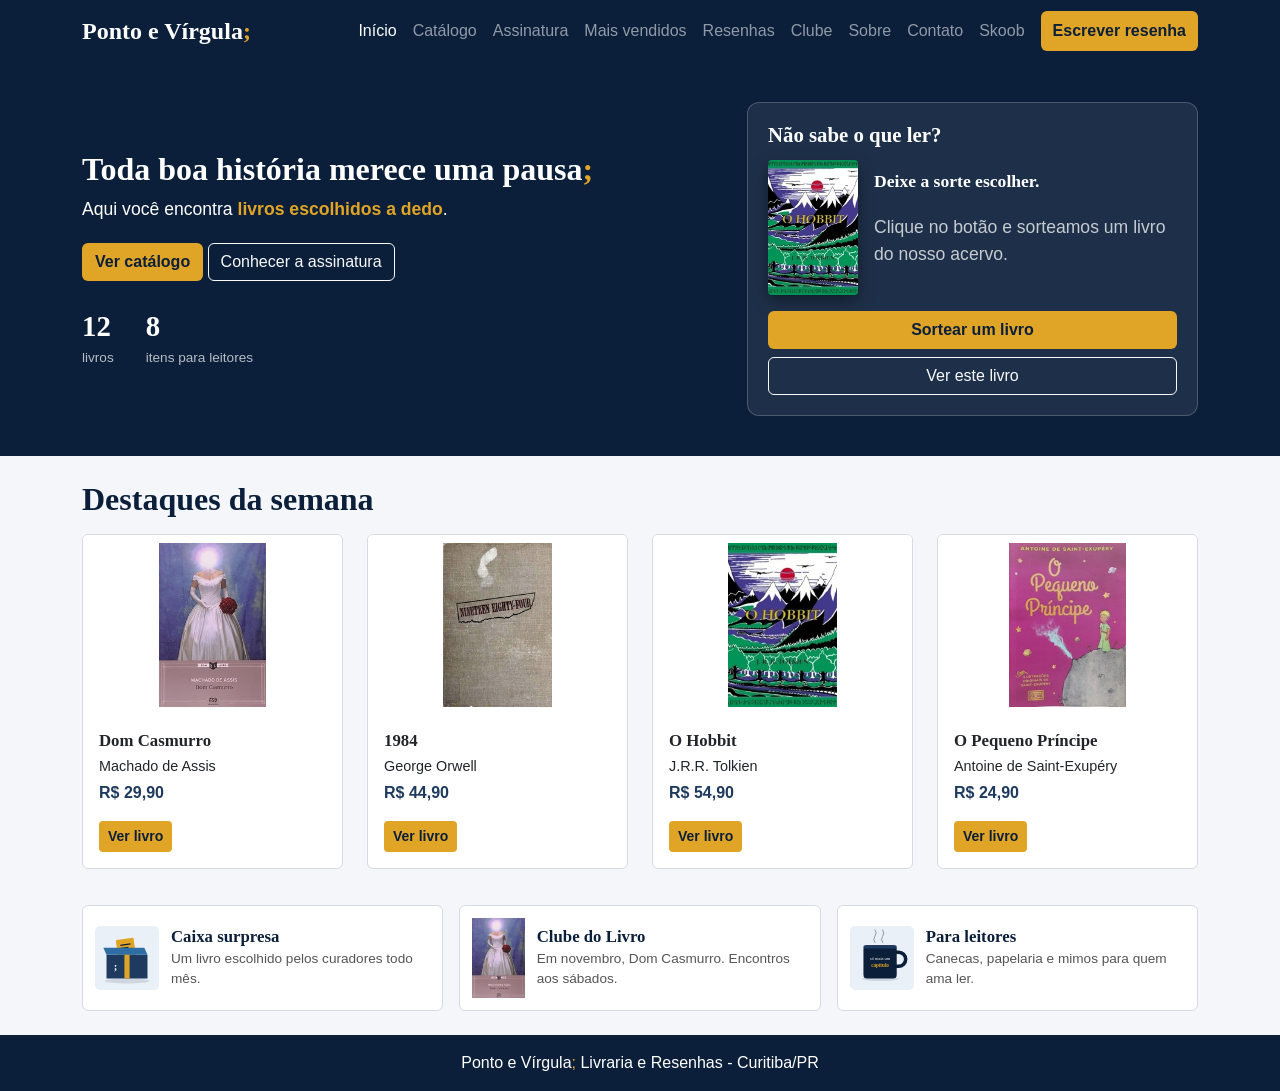
<file: index.html>
<!DOCTYPE html>
<html lang="pt-BR">
<head>
    <meta charset="UTF-8">
    <meta name="viewport" content="width=device-width, initial-scale=1.0">
    <title>Ponto e Vírgula - Livraria e Resenhas</title>
    <link rel="icon" href="img/favicon.svg" type="image/svg+xml">
    <link rel="stylesheet" href="css/bootstrap.min.css">
    <link rel="stylesheet" href="css/style.css">
</head>
<body>
    <header>
        <nav class="navbar navbar-expand-xl navbar-dark">
            <div class="container">
                <a class="navbar-brand" href="index.html">Ponto e Vírgula<span class="destaque">;</span></a>
                <button class="navbar-toggler" type="button" data-bs-toggle="collapse" data-bs-target="#menu">
                    <span class="navbar-toggler-icon"></span>
                </button>
                <div class="collapse navbar-collapse" id="menu">
                    <ul class="navbar-nav ms-auto">
                        <li class="nav-item"><a class="nav-link active" href="index.html">Início</a></li>
                        <li class="nav-item"><a class="nav-link" href="catalogo.html">Catálogo</a></li>
                        <li class="nav-item"><a class="nav-link" href="assinatura.html">Assinatura</a></li>
                        <li class="nav-item"><a class="nav-link" href="mais-vendidos.html">Mais vendidos</a></li>
                        <li class="nav-item"><a class="nav-link" href="resenhas.html">Resenhas</a></li>
                        <li class="nav-item"><a class="nav-link" href="clube.html">Clube</a></li>
                        <li class="nav-item"><a class="nav-link" href="sobre.html">Sobre</a></li>
                        <li class="nav-item"><a class="nav-link" href="contato.html">Contato</a></li>
                        <li class="nav-item"><a class="nav-link" href="https://www.skoob.com.br" target="_blank">Skoob</a></li>
                        <li class="nav-item"><a class="nav-link botao-menu" href="nova-resenha.html">Escrever resenha</a></li>
                    </ul>
                </div>
            </div>
        </nav>
    </header>

    <main>
        <section id="banner" style="background-color: #0B1F3A;">
            <div class="container">
                <div class="row align-items-center g-4">
                    <div class="col-lg-7">
                        <h1>Toda boa história merece uma pausa<span class="destaque">;</span></h1>
                        <p>Aqui você encontra <span class="palavra-destaque">livros escolhidos a dedo</span>.</p>
                        <a href="catalogo.html" class="btn btn-destaque">Ver catálogo</a>
                        <a href="assinatura.html" class="btn btn-outline-light">Conhecer a assinatura</a>
                        <div class="numeros-banner">
                            <div><strong>12</strong><span>livros</span></div>
                            <div><strong>8</strong><span>itens para leitores</span></div>
                        </div>
                    </div>
                    <div class="col-lg-5">
                        <div class="sorteio">
                            <h2>Não sabe o que ler?</h2>
                            <div class="d-flex align-items-center gap-3">
                                <img id="capaSorteio" src="img/livros/o-hobbit.jpg" alt="Capa do livro sorteado">
                                <div>
                                    <p id="tituloSorteio" class="titulo-sorteio">Deixe a sorte escolher.</p>
                                    <p id="textoSorteio" class="texto-sorteio">Clique no botão e sorteamos um livro do nosso acervo.</p>
                                </div>
                            </div>
                            <button id="btnSortear" class="btn btn-destaque w-100 mt-3">Sortear um livro</button>
                            <a href="livro.html" class="btn btn-outline-light w-100 mt-2">Ver este livro</a>
                        </div>
                    </div>
                </div>
            </div>
        </section>

        <section class="container">
            <h2>Destaques da semana</h2>
            <div class="row">
            <div class="col-6 col-md-3">
                <article class="card livro">
                    <img src="img/livros/dom-casmurro.jpg" class="card-img-top" alt="Capa de Dom Casmurro">
                    <div class="card-body">
                        <h3 class="card-title">Dom Casmurro</h3>
                        <p class="card-text">Machado de Assis</p>
                        <p class="preco">R$ 29,90</p>
                        <a href="livro.html" class="btn btn-destaque btn-sm" onclick="escolherLivro(0)">Ver livro</a>
                    </div>
                </article>
            </div>
            <div class="col-6 col-md-3">
                <article class="card livro">
                    <img src="img/livros/1984.jpg" class="card-img-top" alt="Capa de 1984">
                    <div class="card-body">
                        <h3 class="card-title">1984</h3>
                        <p class="card-text">George Orwell</p>
                        <p class="preco">R$ 44,90</p>
                        <a href="livro.html" class="btn btn-destaque btn-sm" onclick="escolherLivro(1)">Ver livro</a>
                    </div>
                </article>
            </div>
            <div class="col-6 col-md-3">
                <article class="card livro">
                    <img src="img/livros/o-hobbit.jpg" class="card-img-top" alt="Capa de O Hobbit">
                    <div class="card-body">
                        <h3 class="card-title">O Hobbit</h3>
                        <p class="card-text">J.R.R. Tolkien</p>
                        <p class="preco">R$ 54,90</p>
                        <a href="livro.html" class="btn btn-destaque btn-sm" onclick="escolherLivro(2)">Ver livro</a>
                    </div>
                </article>
            </div>
            <div class="col-6 col-md-3">
                <article class="card livro">
                    <img src="img/livros/o-pequeno-principe.jpg" class="card-img-top" alt="Capa de O Pequeno Príncipe">
                    <div class="card-body">
                        <h3 class="card-title">O Pequeno Príncipe</h3>
                        <p class="card-text">Antoine de Saint-Exupéry</p>
                        <p class="preco">R$ 24,90</p>
                        <a href="livro.html" class="btn btn-destaque btn-sm" onclick="escolherLivro(3)">Ver livro</a>
                    </div>
                </article>
            </div>
            </div>
        </section>
        <section class="container">
            <div class="row g-3 mt-1">
                <div class="col-md-4">
                    <a href="assinatura.html" class="card chamada">
                        <img src="img/produtos/caixa.svg" alt="Caixa de assinatura">
                        <div>
                            <h3>Caixa surpresa</h3>
                            <p>Um livro escolhido pelos curadores todo mês.</p>
                        </div>
                    </a>
                </div>
                <div class="col-md-4">
                    <a href="clube.html" class="card chamada">
                        <img src="img/livros/dom-casmurro.jpg" alt="Capa de Dom Casmurro">
                        <div>
                            <h3>Clube do Livro</h3>
                            <p>Em novembro, Dom Casmurro. Encontros aos sábados.</p>
                        </div>
                    </a>
                </div>
                <div class="col-md-4">
                    <a href="catalogo.html" class="card chamada">
                        <img src="img/produtos/caneca.svg" alt="Caneca para leitores">
                        <div>
                            <h3>Para leitores</h3>
                            <p>Canecas, papelaria e mimos para quem ama ler.</p>
                        </div>
                    </a>
                </div>
            </div>
        </section>
    </main>

    <footer>
        <div class="container">
            <p>Ponto e Vírgula<span class="destaque">;</span> Livraria e Resenhas - Curitiba/PR</p>
        </div>
    </footer>

    <script src="js/bootstrap.bundle.min.js"></script>
    <script src="js/livros.js"></script>
    <script src="js/index.js"></script>
</body>
</html>
</file>
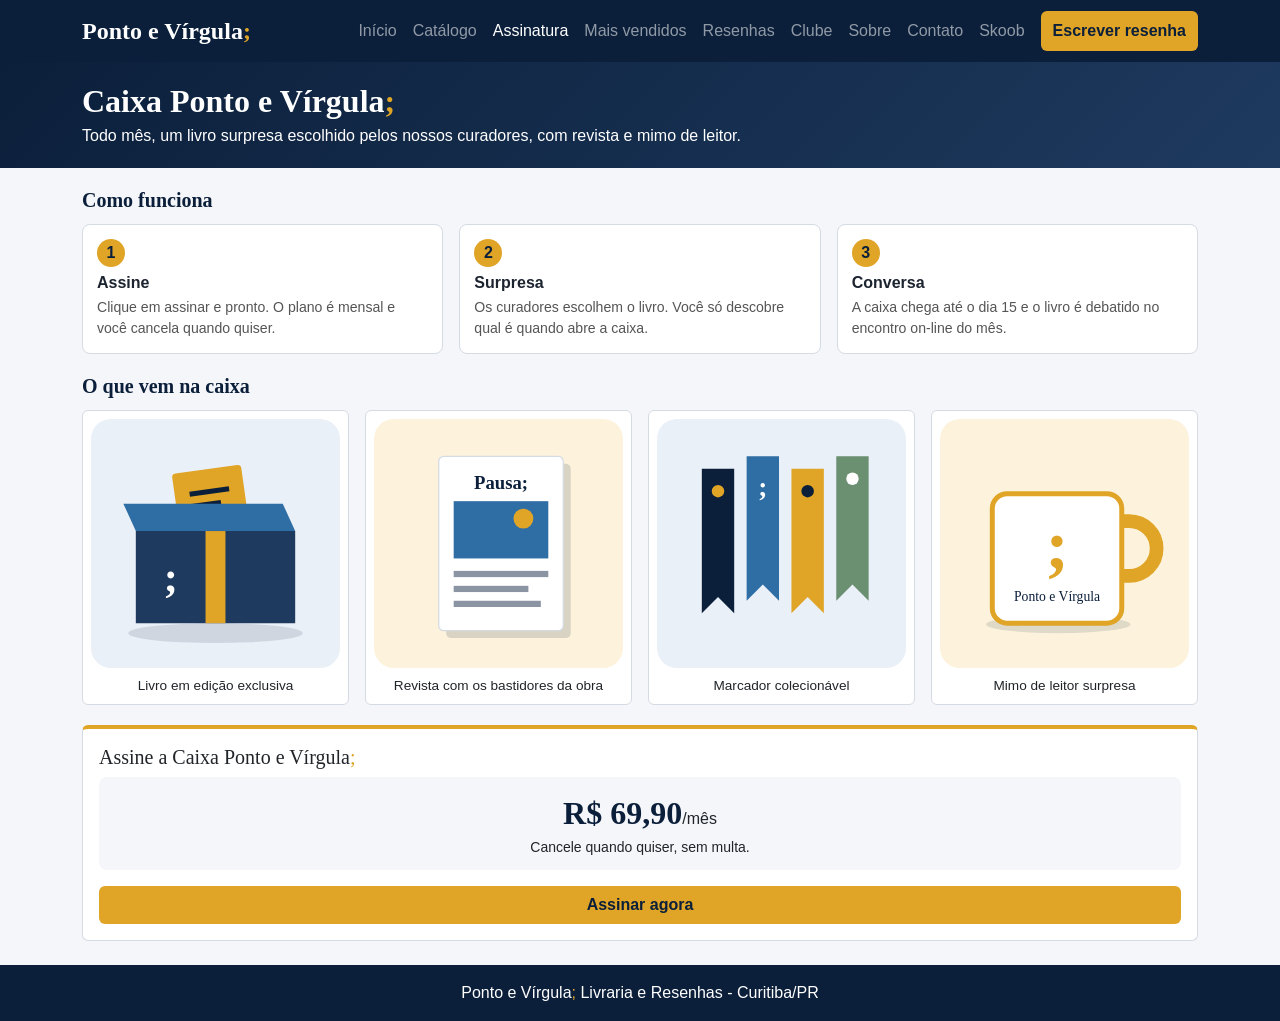
<file: assinatura.html>
<!DOCTYPE html>
<html lang="pt-BR">
<head>
    <meta charset="UTF-8">
    <meta name="viewport" content="width=device-width, initial-scale=1.0">
    <title>Assinatura - Ponto e Vírgula</title>
    <link rel="icon" href="img/favicon.svg" type="image/svg+xml">
    <link rel="stylesheet" href="css/bootstrap.min.css">
    <link rel="stylesheet" href="css/style.css">
</head>
<body>
    <header>
        <nav class="navbar navbar-expand-xl navbar-dark">
            <div class="container">
                <a class="navbar-brand" href="index.html">Ponto e Vírgula<span class="destaque">;</span></a>
                <button class="navbar-toggler" type="button" data-bs-toggle="collapse" data-bs-target="#menu">
                    <span class="navbar-toggler-icon"></span>
                </button>
                <div class="collapse navbar-collapse" id="menu">
                    <ul class="navbar-nav ms-auto">
                        <li class="nav-item"><a class="nav-link" href="index.html">Início</a></li>
                        <li class="nav-item"><a class="nav-link" href="catalogo.html">Catálogo</a></li>
                        <li class="nav-item"><a class="nav-link active" href="assinatura.html">Assinatura</a></li>
                        <li class="nav-item"><a class="nav-link" href="mais-vendidos.html">Mais vendidos</a></li>
                        <li class="nav-item"><a class="nav-link" href="resenhas.html">Resenhas</a></li>
                        <li class="nav-item"><a class="nav-link" href="clube.html">Clube</a></li>
                        <li class="nav-item"><a class="nav-link" href="sobre.html">Sobre</a></li>
                        <li class="nav-item"><a class="nav-link" href="contato.html">Contato</a></li>
                        <li class="nav-item"><a class="nav-link" href="https://www.skoob.com.br" target="_blank">Skoob</a></li>
                        <li class="nav-item"><a class="nav-link botao-menu" href="nova-resenha.html">Escrever resenha</a></li>
                    </ul>
                </div>
            </div>
        </nav>
    </header>

    <main>
        <section class="faixa-assinatura">
            <div class="container d-flex flex-wrap align-items-center justify-content-between gap-3">
                <div>
                    <h2>Caixa Ponto e Vírgula<span class="destaque">;</span></h2>
                    <p class="mb-0">Todo mês, um livro surpresa escolhido pelos nossos curadores, com revista e mimo de leitor.</p>
                </div>
            </div>
        </section>

        <section class="container">
            <h3 class="titulo-secao">Como funciona</h3>
            <div class="row g-3">
                <div class="col-md-4">
                    <div class="passo">
                        <span class="numero-passo">1</span>
                        <h4>Assine</h4>
                        <p>Clique em assinar e pronto. O plano é mensal e você cancela quando quiser.</p>
                    </div>
                </div>
                <div class="col-md-4">
                    <div class="passo">
                        <span class="numero-passo">2</span>
                        <h4>Surpresa</h4>
                        <p>Os curadores escolhem o livro. Você só descobre qual é quando abre a caixa.</p>
                    </div>
                </div>
                <div class="col-md-4">
                    <div class="passo">
                        <span class="numero-passo">3</span>
                        <h4>Conversa</h4>
                        <p>A caixa chega até o dia 15 e o livro é debatido no encontro on-line do mês.</p>
                    </div>
                </div>
            </div>

            <h3 class="titulo-secao">O que vem na caixa</h3>
            <div class="row g-3">
                <div class="col-6 col-md-3">
                    <div class="card conteudo-caixa">
                        <img src="img/produtos/caixa.svg" class="card-img-top" alt="Caixa com livro">
                        <div class="card-body">Livro em edição exclusiva</div>
                    </div>
                </div>
                <div class="col-6 col-md-3">
                    <div class="card conteudo-caixa">
                        <img src="img/produtos/revista.svg" class="card-img-top" alt="Revista Pausa">
                        <div class="card-body">Revista com os bastidores da obra</div>
                    </div>
                </div>
                <div class="col-6 col-md-3">
                    <div class="card conteudo-caixa">
                        <img src="img/produtos/marcadores.svg" class="card-img-top" alt="Marcadores de página">
                        <div class="card-body">Marcador colecionável</div>
                    </div>
                </div>
                <div class="col-6 col-md-3">
                    <div class="card conteudo-caixa">
                        <img src="img/produtos/caneca-marca.svg" class="card-img-top" alt="Caneca">
                        <div class="card-body">Mimo de leitor surpresa</div>
                    </div>
                </div>
            </div>

            <div class="card montar">
                <div class="card-body">
                    <h3 class="h5">Assine a Caixa Ponto e Vírgula<span class="destaque">;</span></h3>
                    <div class="resumo-preco">
                        <span class="preco-mes">R$ 69,90</span><span>/mês</span>
                        <p class="small mb-0">Cancele quando quiser, sem multa.</p>
                    </div>
                    <button id="btnAssinar" class="btn btn-destaque w-100 mt-3">Assinar agora</button>
                    <div id="avisoAssinatura" class="alert alert-success oculta"></div>
                </div>
            </div>
        </section>
    </main>

    <footer>
        <div class="container">
            <p>Ponto e Vírgula<span class="destaque">;</span> Livraria e Resenhas - Curitiba/PR</p>
        </div>
    </footer>

    <script src="js/bootstrap.bundle.min.js"></script>
    <script src="js/assinatura.js"></script>
</body>
</html>
</file>
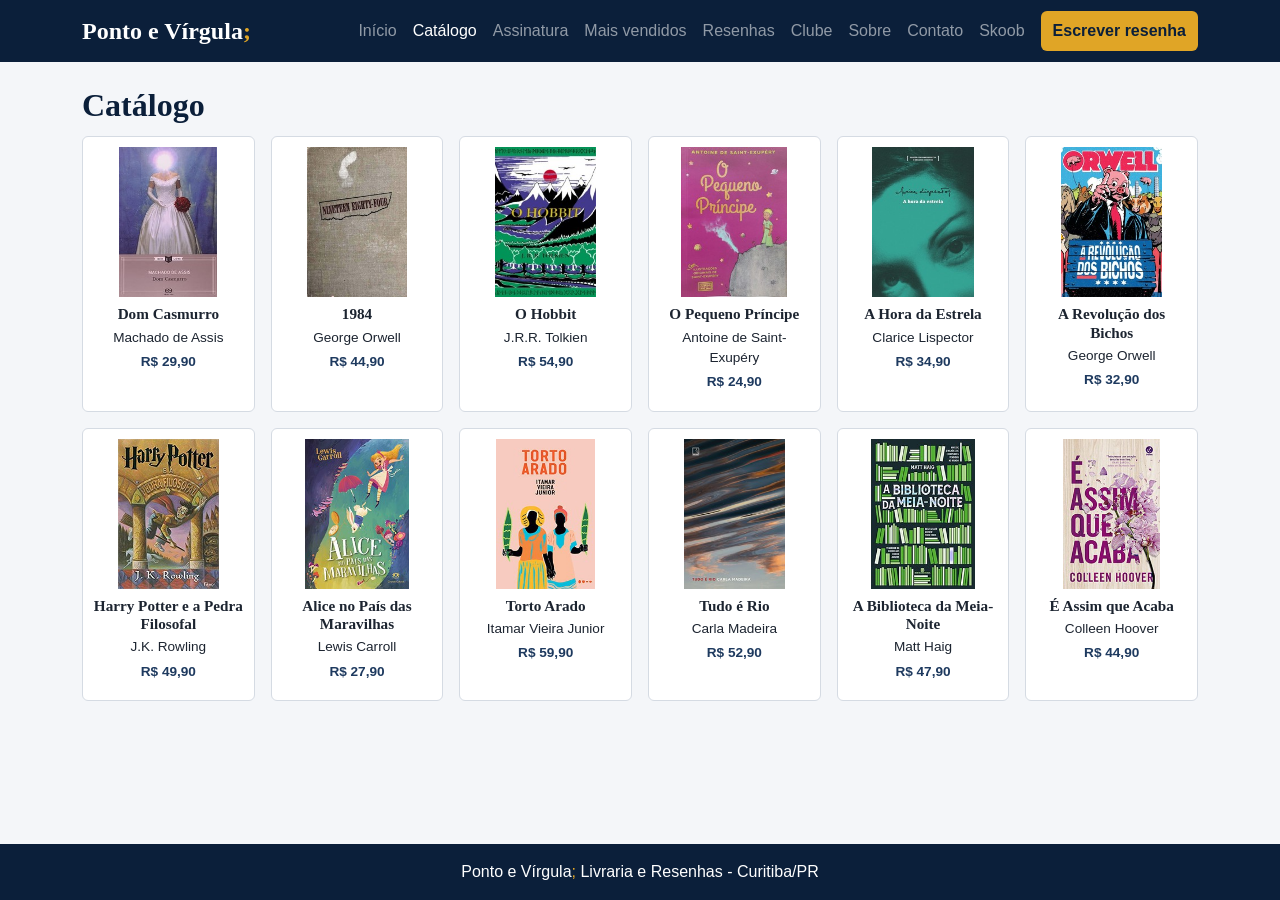
<file: catalogo.html>
<!DOCTYPE html>
<html lang="pt-BR">
<head>
    <meta charset="UTF-8">
    <meta name="viewport" content="width=device-width, initial-scale=1.0">
    <title>Catálogo - Ponto e Vírgula</title>
    <link rel="icon" href="img/favicon.svg" type="image/svg+xml">
    <link rel="stylesheet" href="css/style.css">
    <link rel="stylesheet" href="css/puro.css">
</head>
<body>
    <header class="topo">
        <nav class="conteudo barra">
            <a class="marca" href="index.html">Ponto e Vírgula<span class="destaque">;</span></a>
            <ul class="menu">
                <li><a href="index.html">Início</a></li>
                <li><a class="ativo" href="catalogo.html">Catálogo</a></li>
                <li><a href="assinatura.html">Assinatura</a></li>
                <li><a href="mais-vendidos.html">Mais vendidos</a></li>
                <li><a href="resenhas.html">Resenhas</a></li>
                <li><a href="clube.html">Clube</a></li>
                <li><a href="sobre.html">Sobre</a></li>
                <li><a href="contato.html">Contato</a></li>
                <li><a href="https://www.skoob.com.br" target="_blank">Skoob</a></li>
                <li><a class="botao-menu" href="nova-resenha.html">Escrever resenha</a></li>
            </ul>
        </nav>
    </header>

    <main class="conteudo">
        <h2 class="topo-catalogo">Catálogo</h2>
        <div class="grade">
            <a class="item" href="livro.html" onclick="escolherLivro(0)">
                <img src="img/livros/dom-casmurro.jpg" alt="Capa de Dom Casmurro">
                <h3>Dom Casmurro</h3>
                <p>Machado de Assis</p>
                <p class="preco">R$ 29,90</p>
            </a>
            <a class="item" href="livro.html" onclick="escolherLivro(1)">
                <img src="img/livros/1984.jpg" alt="Capa de 1984">
                <h3>1984</h3>
                <p>George Orwell</p>
                <p class="preco">R$ 44,90</p>
            </a>
            <a class="item" href="livro.html" onclick="escolherLivro(2)">
                <img src="img/livros/o-hobbit.jpg" alt="Capa de O Hobbit">
                <h3>O Hobbit</h3>
                <p>J.R.R. Tolkien</p>
                <p class="preco">R$ 54,90</p>
            </a>
            <a class="item" href="livro.html" onclick="escolherLivro(3)">
                <img src="img/livros/o-pequeno-principe.jpg" alt="Capa de O Pequeno Príncipe">
                <h3>O Pequeno Príncipe</h3>
                <p>Antoine de Saint-Exupéry</p>
                <p class="preco">R$ 24,90</p>
            </a>
            <a class="item" href="livro.html" onclick="escolherLivro(4)">
                <img src="img/livros/a-hora-da-estrela.jpg" alt="Capa de A Hora da Estrela">
                <h3>A Hora da Estrela</h3>
                <p>Clarice Lispector</p>
                <p class="preco">R$ 34,90</p>
            </a>
            <a class="item" href="livro.html" onclick="escolherLivro(5)">
                <img src="img/livros/a-revolucao-dos-bichos.jpg" alt="Capa de A Revolução dos Bichos">
                <h3>A Revolução dos Bichos</h3>
                <p>George Orwell</p>
                <p class="preco">R$ 32,90</p>
            </a>
            <a class="item" href="livro.html" onclick="escolherLivro(6)">
                <img src="img/livros/harry-potter-e-a-pedra-filosofal.jpg" alt="Capa de Harry Potter e a Pedra Filosofal">
                <h3>Harry Potter e a Pedra Filosofal</h3>
                <p>J.K. Rowling</p>
                <p class="preco">R$ 49,90</p>
            </a>
            <a class="item" href="livro.html" onclick="escolherLivro(7)">
                <img src="img/livros/alice-no-pais-das-maravilhas.jpg" alt="Capa de Alice no País das Maravilhas">
                <h3>Alice no País das Maravilhas</h3>
                <p>Lewis Carroll</p>
                <p class="preco">R$ 27,90</p>
            </a>
            <a class="item" href="livro.html" onclick="escolherLivro(8)">
                <img src="img/livros/torto-arado.jpg" alt="Capa de Torto Arado">
                <h3>Torto Arado</h3>
                <p>Itamar Vieira Junior</p>
                <p class="preco">R$ 59,90</p>
            </a>
            <a class="item" href="livro.html" onclick="escolherLivro(9)">
                <img src="img/livros/tudo-e-rio.jpg" alt="Capa de Tudo é Rio">
                <h3>Tudo é Rio</h3>
                <p>Carla Madeira</p>
                <p class="preco">R$ 52,90</p>
            </a>
            <a class="item" href="livro.html" onclick="escolherLivro(10)">
                <img src="img/livros/a-biblioteca-da-meia-noite.jpg" alt="Capa de A Biblioteca da Meia-Noite">
                <h3>A Biblioteca da Meia-Noite</h3>
                <p>Matt Haig</p>
                <p class="preco">R$ 47,90</p>
            </a>
            <a class="item" href="livro.html" onclick="escolherLivro(11)">
                <img src="img/livros/e-assim-que-acaba.jpg" alt="Capa de É Assim que Acaba">
                <h3>É Assim que Acaba</h3>
                <p>Colleen Hoover</p>
                <p class="preco">R$ 44,90</p>
            </a>
        </div>
    </main>

    <footer>
        <div class="conteudo">
            <p>Ponto e Vírgula<span class="destaque">;</span> Livraria e Resenhas - Curitiba/PR</p>
        </div>
    </footer>

    <script src="js/livros.js"></script>
</body>
</html>
</file>
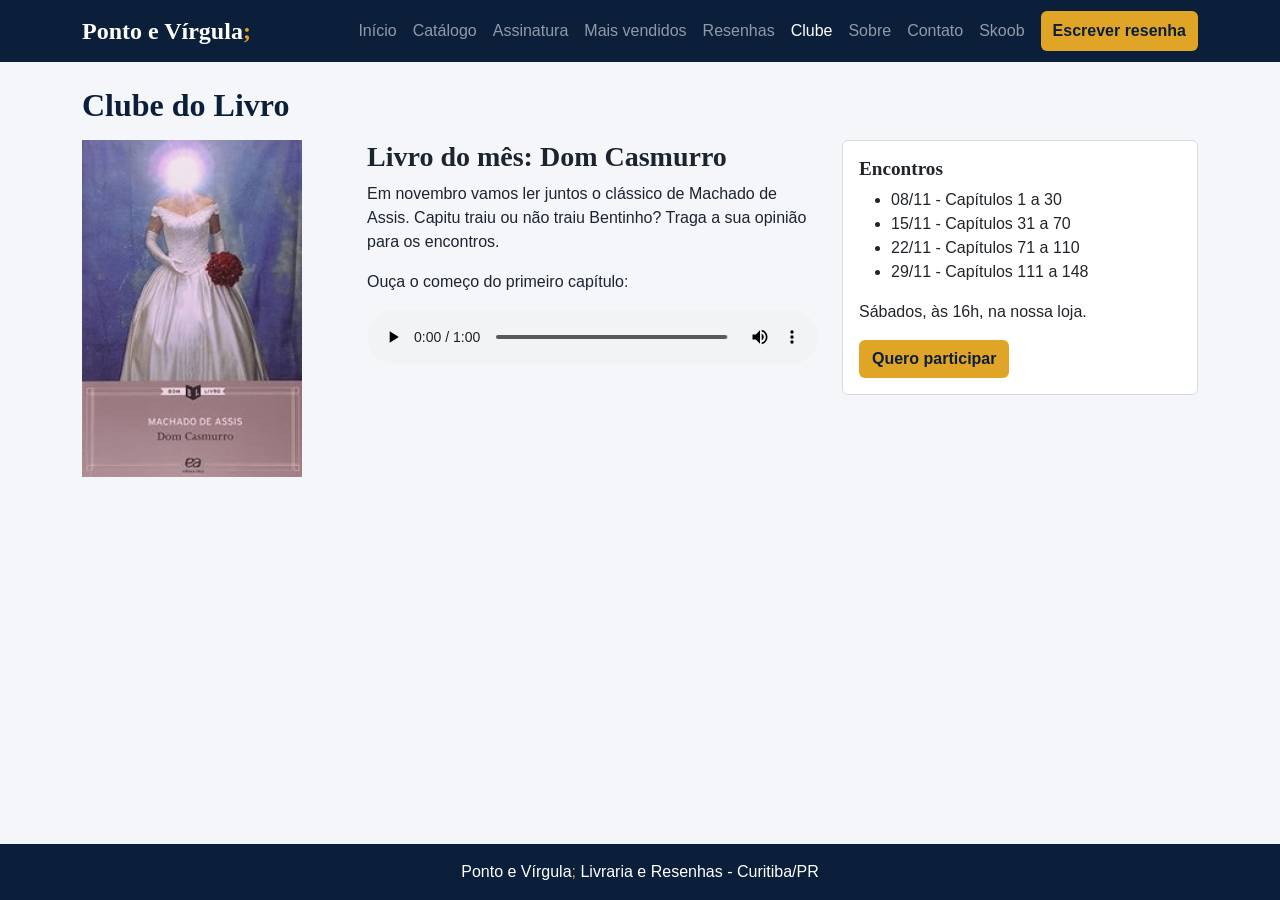
<file: clube.html>
<!DOCTYPE html>
<html lang="pt-BR">
<head>
    <meta charset="UTF-8">
    <meta name="viewport" content="width=device-width, initial-scale=1.0">
    <title>Clube do Livro - Ponto e Vírgula</title>
    <link rel="icon" href="img/favicon.svg" type="image/svg+xml">
    <link rel="stylesheet" href="css/bootstrap.min.css">
    <link rel="stylesheet" href="css/style.css">
</head>
<body>
    <header>
        <nav class="navbar navbar-expand-xl navbar-dark">
            <div class="container">
                <a class="navbar-brand" href="index.html">Ponto e Vírgula<span class="destaque">;</span></a>
                <button class="navbar-toggler" type="button" data-bs-toggle="collapse" data-bs-target="#menu">
                    <span class="navbar-toggler-icon"></span>
                </button>
                <div class="collapse navbar-collapse" id="menu">
                    <ul class="navbar-nav ms-auto">
                        <li class="nav-item"><a class="nav-link" href="index.html">Início</a></li>
                        <li class="nav-item"><a class="nav-link" href="catalogo.html">Catálogo</a></li>
                        <li class="nav-item"><a class="nav-link" href="assinatura.html">Assinatura</a></li>
                        <li class="nav-item"><a class="nav-link" href="mais-vendidos.html">Mais vendidos</a></li>
                        <li class="nav-item"><a class="nav-link" href="resenhas.html">Resenhas</a></li>
                        <li class="nav-item"><a class="nav-link active" href="clube.html">Clube</a></li>
                        <li class="nav-item"><a class="nav-link" href="sobre.html">Sobre</a></li>
                        <li class="nav-item"><a class="nav-link" href="contato.html">Contato</a></li>
                        <li class="nav-item"><a class="nav-link" href="https://www.skoob.com.br" target="_blank">Skoob</a></li>
                        <li class="nav-item"><a class="nav-link botao-menu" href="nova-resenha.html">Escrever resenha</a></li>
                    </ul>
                </div>
            </div>
        </nav>
    </header>

    <main>
        <section class="container">
            <h2>Clube do Livro</h2>
            <div class="row">
                <div class="col-md-3">
                    <img src="img/livros/dom-casmurro.jpg" class="capa-clube" alt="Capa de Dom Casmurro">
                </div>
                <div class="col-md-5">
                    <h3>Livro do mês: Dom Casmurro</h3>
                    <p>Em novembro vamos ler juntos o clássico de Machado de Assis. Capitu traiu ou não traiu Bentinho? Traga a sua opinião para os encontros.</p>
                    <p>Ouça o começo do primeiro capítulo:</p>
                    <audio controls src="audio/dom-casmurro-capitulo-1.mp3"></audio>
                </div>
                <div class="col-md-4">
                    <div class="card encontros">
                        <div class="card-body">
                            <h3 class="card-title">Encontros</h3>
                            <ul>
                                <li>08/11 - Capítulos 1 a 30</li>
                                <li>15/11 - Capítulos 31 a 70</li>
                                <li>22/11 - Capítulos 71 a 110</li>
                                <li>29/11 - Capítulos 111 a 148</li>
                            </ul>
                            <p>Sábados, às 16h, na nossa loja.</p>
                            <button id="btnParticipar" class="btn btn-destaque">Quero participar</button>
                            <div id="avisoClube" class="alert alert-success oculta"></div>
                        </div>
                    </div>
                </div>
            </div>
        </section>
    </main>

    <footer>
        <div class="container">
            <p>Ponto e Vírgula<span class="destaque">;</span> Livraria e Resenhas - Curitiba/PR</p>
        </div>
    </footer>

    <script src="js/bootstrap.bundle.min.js"></script>
    <script src="js/clube.js"></script>
</body>
</html>
</file>
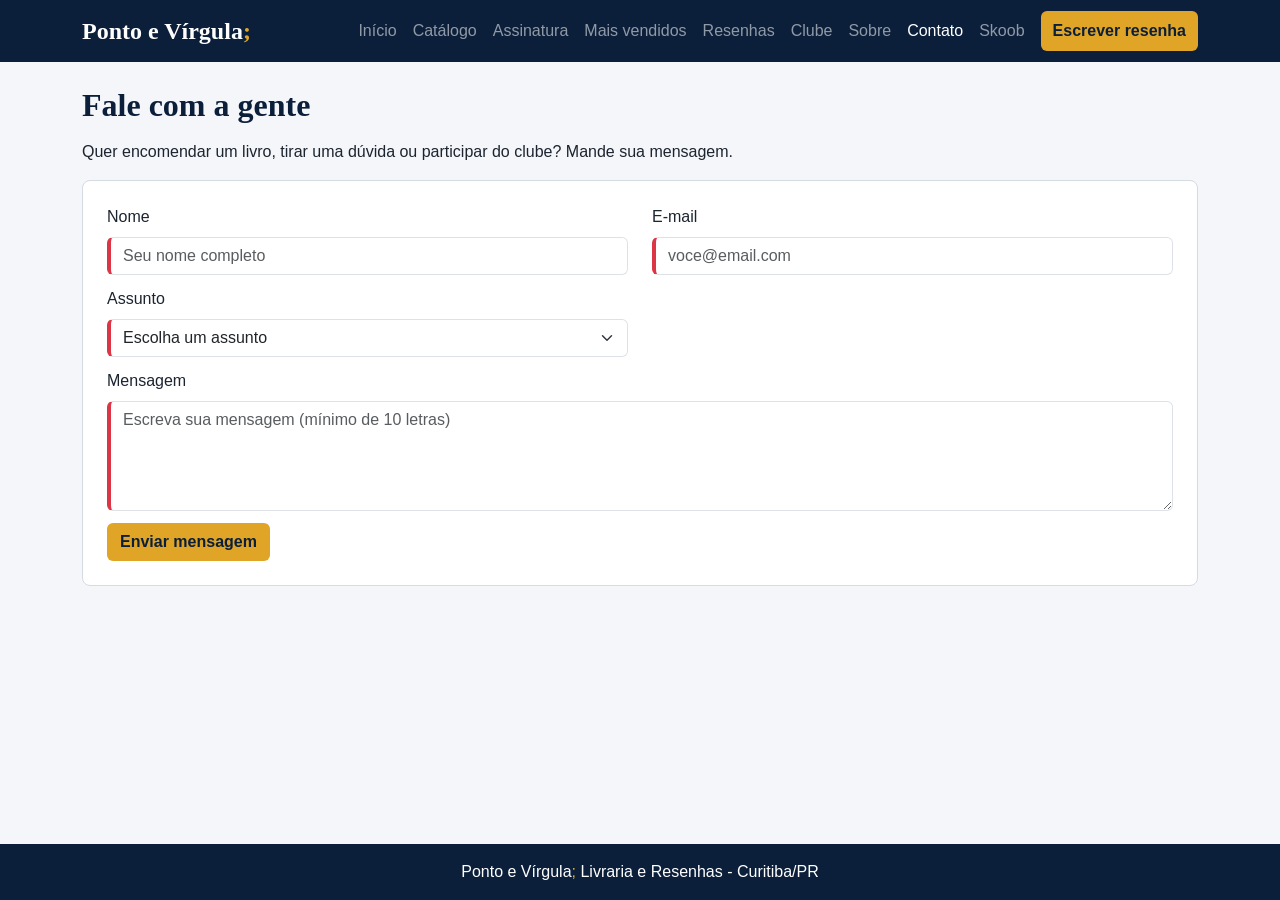
<file: contato.html>
<!DOCTYPE html>
<html lang="pt-BR">
<head>
    <meta charset="UTF-8">
    <meta name="viewport" content="width=device-width, initial-scale=1.0">
    <title>Contato - Ponto e Vírgula</title>
    <link rel="icon" href="img/favicon.svg" type="image/svg+xml">
    <link rel="stylesheet" href="css/bootstrap.min.css">
    <link rel="stylesheet" href="css/style.css">
</head>
<body>
    <header>
        <nav class="navbar navbar-expand-xl navbar-dark">
            <div class="container">
                <a class="navbar-brand" href="index.html">Ponto e Vírgula<span class="destaque">;</span></a>
                <button class="navbar-toggler" type="button" data-bs-toggle="collapse" data-bs-target="#menu">
                    <span class="navbar-toggler-icon"></span>
                </button>
                <div class="collapse navbar-collapse" id="menu">
                    <ul class="navbar-nav ms-auto">
                        <li class="nav-item"><a class="nav-link" href="index.html">Início</a></li>
                        <li class="nav-item"><a class="nav-link" href="catalogo.html">Catálogo</a></li>
                        <li class="nav-item"><a class="nav-link" href="assinatura.html">Assinatura</a></li>
                        <li class="nav-item"><a class="nav-link" href="mais-vendidos.html">Mais vendidos</a></li>
                        <li class="nav-item"><a class="nav-link" href="resenhas.html">Resenhas</a></li>
                        <li class="nav-item"><a class="nav-link" href="clube.html">Clube</a></li>
                        <li class="nav-item"><a class="nav-link" href="sobre.html">Sobre</a></li>
                        <li class="nav-item"><a class="nav-link active" href="contato.html">Contato</a></li>
                        <li class="nav-item"><a class="nav-link" href="https://www.skoob.com.br" target="_blank">Skoob</a></li>
                        <li class="nav-item"><a class="nav-link botao-menu" href="nova-resenha.html">Escrever resenha</a></li>
                    </ul>
                </div>
            </div>
        </nav>
    </header>

    <main>
        <section class="container formulario">
            <h2>Fale com a gente</h2>
            <p>Quer encomendar um livro, tirar uma dúvida ou participar do clube? Mande sua mensagem.</p>
            <form id="formContato" onsubmit="return enviarContato()">
                <div class="row">
                    <div class="col-md-6">
                        <label for="nome" class="form-label">Nome</label>
                        <input type="text" id="nome" class="form-control" placeholder="Seu nome completo" required minlength="3" pattern="[A-Za-zÀ-ÿ ]+" title="Use apenas letras e espaços">
                    </div>
                    <div class="col-md-6">
                        <label for="email" class="form-label">E-mail</label>
                        <input type="email" id="email" class="form-control" placeholder="voce@email.com" required>
                    </div>
                    <div class="col-md-6">
                        <label for="assunto" class="form-label">Assunto</label>
                        <select id="assunto" class="form-select" required>
                            <option value="">Escolha um assunto</option>
                            <option>Dúvida</option>
                            <option>Encomenda de livro</option>
                            <option>Clube do Livro</option>
                            <option>Outro</option>
                        </select>
                    </div>
                    <div class="col-12">
                        <label for="mensagem" class="form-label">Mensagem</label>
                        <textarea id="mensagem" class="form-control" rows="4" placeholder="Escreva sua mensagem (mínimo de 10 letras)" required minlength="10"></textarea>
                    </div>
                </div>
                <input type="submit" class="btn btn-destaque" value="Enviar mensagem">
            </form>
            <div id="aviso" class="alert alert-success oculta"></div>
        </section>
    </main>

    <footer>
        <div class="container">
            <p>Ponto e Vírgula<span class="destaque">;</span> Livraria e Resenhas - Curitiba/PR</p>
        </div>
    </footer>

    <script src="js/bootstrap.bundle.min.js"></script>
    <script src="js/contato.js"></script>
</body>
</html>
</file>
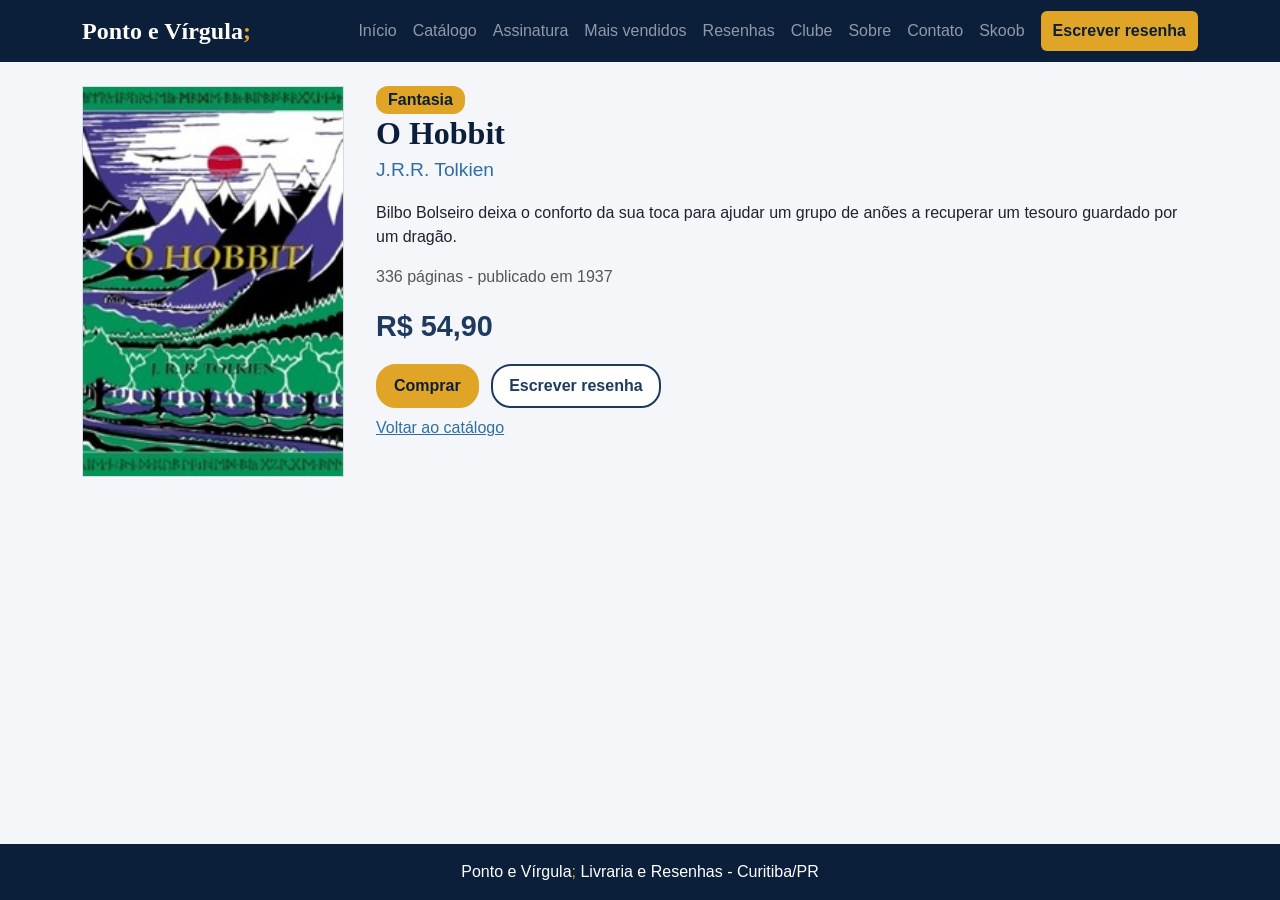
<file: livro.html>
<!DOCTYPE html>
<html lang="pt-BR">
<head>
    <meta charset="UTF-8">
    <meta name="viewport" content="width=device-width, initial-scale=1.0">
    <title>Livro - Ponto e Vírgula</title>
    <link rel="icon" href="img/favicon.svg" type="image/svg+xml">
    <link rel="stylesheet" href="css/style.css">
    <link rel="stylesheet" href="css/puro.css">
</head>
<body>
    <header class="topo">
        <nav class="conteudo barra">
            <a class="marca" href="index.html">Ponto e Vírgula<span class="destaque">;</span></a>
            <ul class="menu">
                <li><a href="index.html">Início</a></li>
                <li><a href="catalogo.html">Catálogo</a></li>
                <li><a href="assinatura.html">Assinatura</a></li>
                <li><a href="mais-vendidos.html">Mais vendidos</a></li>
                <li><a href="resenhas.html">Resenhas</a></li>
                <li><a href="clube.html">Clube</a></li>
                <li><a href="sobre.html">Sobre</a></li>
                <li><a href="contato.html">Contato</a></li>
                <li><a href="https://www.skoob.com.br" target="_blank">Skoob</a></li>
                <li><a class="botao-menu" href="nova-resenha.html">Escrever resenha</a></li>
            </ul>
        </nav>
    </header>

    <main class="conteudo">
        <article class="detalhe">
            <img id="capa" src="" alt="Capa do livro">
            <div class="info">
                <p id="genero" class="etiqueta"></p>
                <h2 id="titulo"></h2>
                <p id="autor" class="autor"></p>
                <p id="sinopse"></p>
                <p id="ficha" class="ficha"></p>
                <p id="preco" class="preco-grande"></p>
                <a href="https://www.skoob.com.br" target="_blank" class="botao">Comprar</a>
                <a href="nova-resenha.html" class="botao botao-contorno">Escrever resenha</a>
                <p><a href="catalogo.html">Voltar ao catálogo</a></p>
            </div>
        </article>
    </main>

    <footer>
        <div class="conteudo">
            <p>Ponto e Vírgula<span class="destaque">;</span> Livraria e Resenhas - Curitiba/PR</p>
        </div>
    </footer>

    <script src="js/livros.js"></script>
    <script src="js/livro.js"></script>
</body>
</html>
</file>
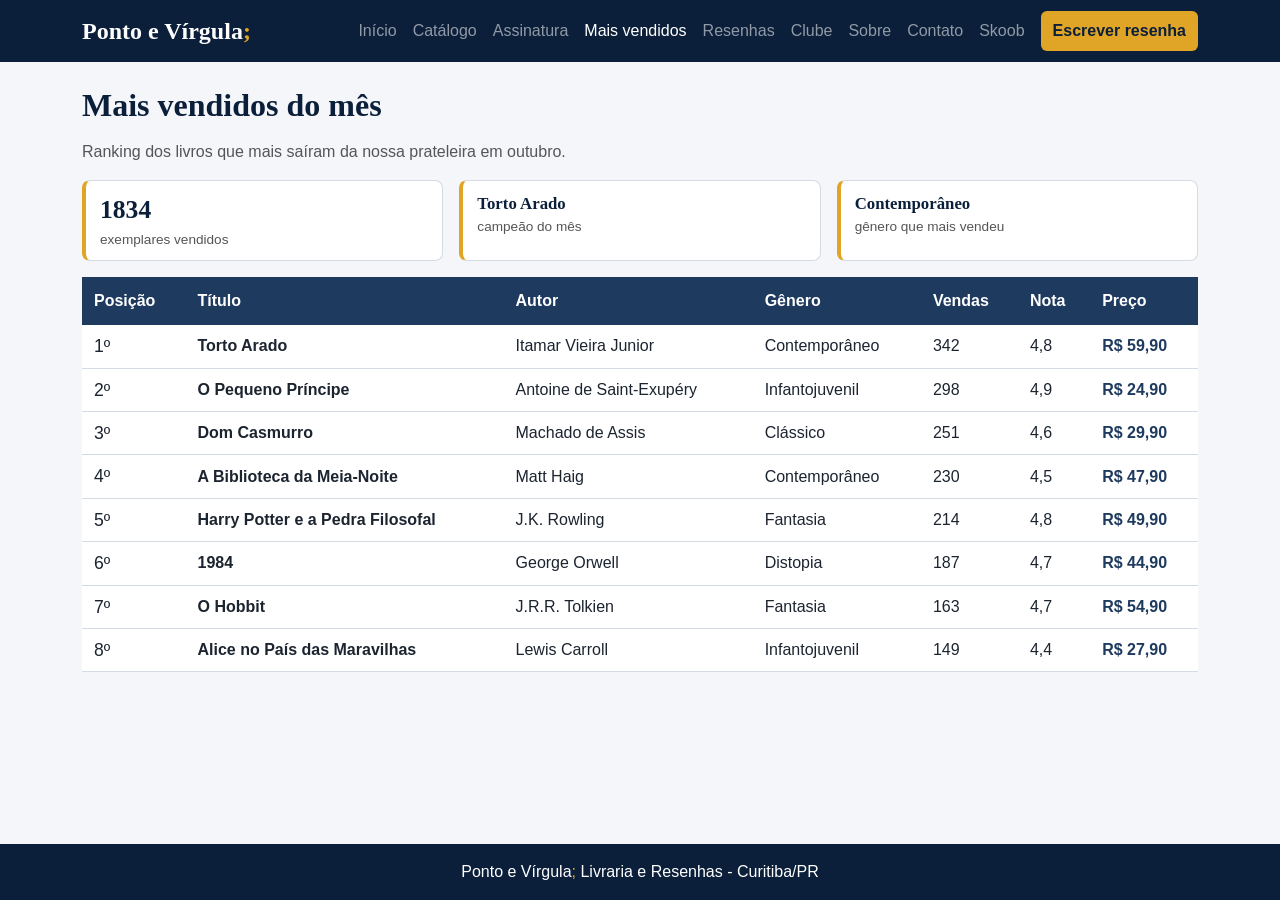
<file: mais-vendidos.html>
<!DOCTYPE html>
<html lang="pt-BR">
<head>
    <meta charset="UTF-8">
    <meta name="viewport" content="width=device-width, initial-scale=1.0">
    <title>Mais vendidos - Ponto e Vírgula</title>
    <link rel="icon" href="img/favicon.svg" type="image/svg+xml">
    <link rel="stylesheet" href="css/bootstrap.min.css">
    <link rel="stylesheet" href="css/style.css">
</head>
<body>
    <header>
        <nav class="navbar navbar-expand-xl navbar-dark">
            <div class="container">
                <a class="navbar-brand" href="index.html">Ponto e Vírgula<span class="destaque">;</span></a>
                <button class="navbar-toggler" type="button" data-bs-toggle="collapse" data-bs-target="#menu">
                    <span class="navbar-toggler-icon"></span>
                </button>
                <div class="collapse navbar-collapse" id="menu">
                    <ul class="navbar-nav ms-auto">
                        <li class="nav-item"><a class="nav-link" href="index.html">Início</a></li>
                        <li class="nav-item"><a class="nav-link" href="catalogo.html">Catálogo</a></li>
                        <li class="nav-item"><a class="nav-link" href="assinatura.html">Assinatura</a></li>
                        <li class="nav-item"><a class="nav-link active" href="mais-vendidos.html">Mais vendidos</a></li>
                        <li class="nav-item"><a class="nav-link" href="resenhas.html">Resenhas</a></li>
                        <li class="nav-item"><a class="nav-link" href="clube.html">Clube</a></li>
                        <li class="nav-item"><a class="nav-link" href="sobre.html">Sobre</a></li>
                        <li class="nav-item"><a class="nav-link" href="contato.html">Contato</a></li>
                        <li class="nav-item"><a class="nav-link" href="https://www.skoob.com.br" target="_blank">Skoob</a></li>
                        <li class="nav-item"><a class="nav-link botao-menu" href="nova-resenha.html">Escrever resenha</a></li>
                    </ul>
                </div>
            </div>
        </nav>
    </header>

    <main>
        <section class="container">
            <h2>Mais vendidos do mês</h2>
            <p class="resumo">Ranking dos livros que mais saíram da nossa prateleira em outubro.</p>

            <div class="row g-3 mb-3">
                <div class="col-12 col-md-4">
                    <div class="numero-card">
                        <span class="numero">1834</span>
                        <span class="legenda">exemplares vendidos</span>
                    </div>
                </div>
                <div class="col-12 col-md-4">
                    <div class="numero-card">
                        <span class="numero-texto">Torto Arado</span>
                        <span class="legenda">campeão do mês</span>
                    </div>
                </div>
                <div class="col-12 col-md-4">
                    <div class="numero-card">
                        <span class="numero-texto">Contemporâneo</span>
                        <span class="legenda">gênero que mais vendeu</span>
                    </div>
                </div>
            </div>

            <div class="tabela-rolagem">
                <table class="tabela tabela-ranking">
                    <thead>
                        <tr>
                            <th>Posição</th>
                            <th>Título</th>
                            <th>Autor</th>
                            <th>Gênero</th>
                            <th>Vendas</th>
                            <th>Nota</th>
                            <th>Preço</th>
                        </tr>
                    </thead>
                    <tbody>
                        <tr>
                            <td class="posicao">1º</td>
                            <td><strong>Torto Arado</strong></td>
                            <td>Itamar Vieira Junior</td>
                            <td>Contemporâneo</td>
                            <td>342</td>
                            <td>4,8</td>
                            <td class="preco">R$ 59,90</td>
                        </tr>
                        <tr>
                            <td class="posicao">2º</td>
                            <td><strong>O Pequeno Príncipe</strong></td>
                            <td>Antoine de Saint-Exupéry</td>
                            <td>Infantojuvenil</td>
                            <td>298</td>
                            <td>4,9</td>
                            <td class="preco">R$ 24,90</td>
                        </tr>
                        <tr>
                            <td class="posicao">3º</td>
                            <td><strong>Dom Casmurro</strong></td>
                            <td>Machado de Assis</td>
                            <td>Clássico</td>
                            <td>251</td>
                            <td>4,6</td>
                            <td class="preco">R$ 29,90</td>
                        </tr>
                        <tr>
                            <td class="posicao">4º</td>
                            <td><strong>A Biblioteca da Meia-Noite</strong></td>
                            <td>Matt Haig</td>
                            <td>Contemporâneo</td>
                            <td>230</td>
                            <td>4,5</td>
                            <td class="preco">R$ 47,90</td>
                        </tr>
                        <tr>
                            <td class="posicao">5º</td>
                            <td><strong>Harry Potter e a Pedra Filosofal</strong></td>
                            <td>J.K. Rowling</td>
                            <td>Fantasia</td>
                            <td>214</td>
                            <td>4,8</td>
                            <td class="preco">R$ 49,90</td>
                        </tr>
                        <tr>
                            <td class="posicao">6º</td>
                            <td><strong>1984</strong></td>
                            <td>George Orwell</td>
                            <td>Distopia</td>
                            <td>187</td>
                            <td>4,7</td>
                            <td class="preco">R$ 44,90</td>
                        </tr>
                        <tr>
                            <td class="posicao">7º</td>
                            <td><strong>O Hobbit</strong></td>
                            <td>J.R.R. Tolkien</td>
                            <td>Fantasia</td>
                            <td>163</td>
                            <td>4,7</td>
                            <td class="preco">R$ 54,90</td>
                        </tr>
                        <tr>
                            <td class="posicao">8º</td>
                            <td><strong>Alice no País das Maravilhas</strong></td>
                            <td>Lewis Carroll</td>
                            <td>Infantojuvenil</td>
                            <td>149</td>
                            <td>4,4</td>
                            <td class="preco">R$ 27,90</td>
                        </tr>
                    </tbody>
                </table>
            </div>
        </section>
    </main>

    <footer>
        <div class="container">
            <p>Ponto e Vírgula<span class="destaque">;</span> Livraria e Resenhas - Curitiba/PR</p>
        </div>
    </footer>

    <script src="js/bootstrap.bundle.min.js"></script>
</body>
</html>
</file>
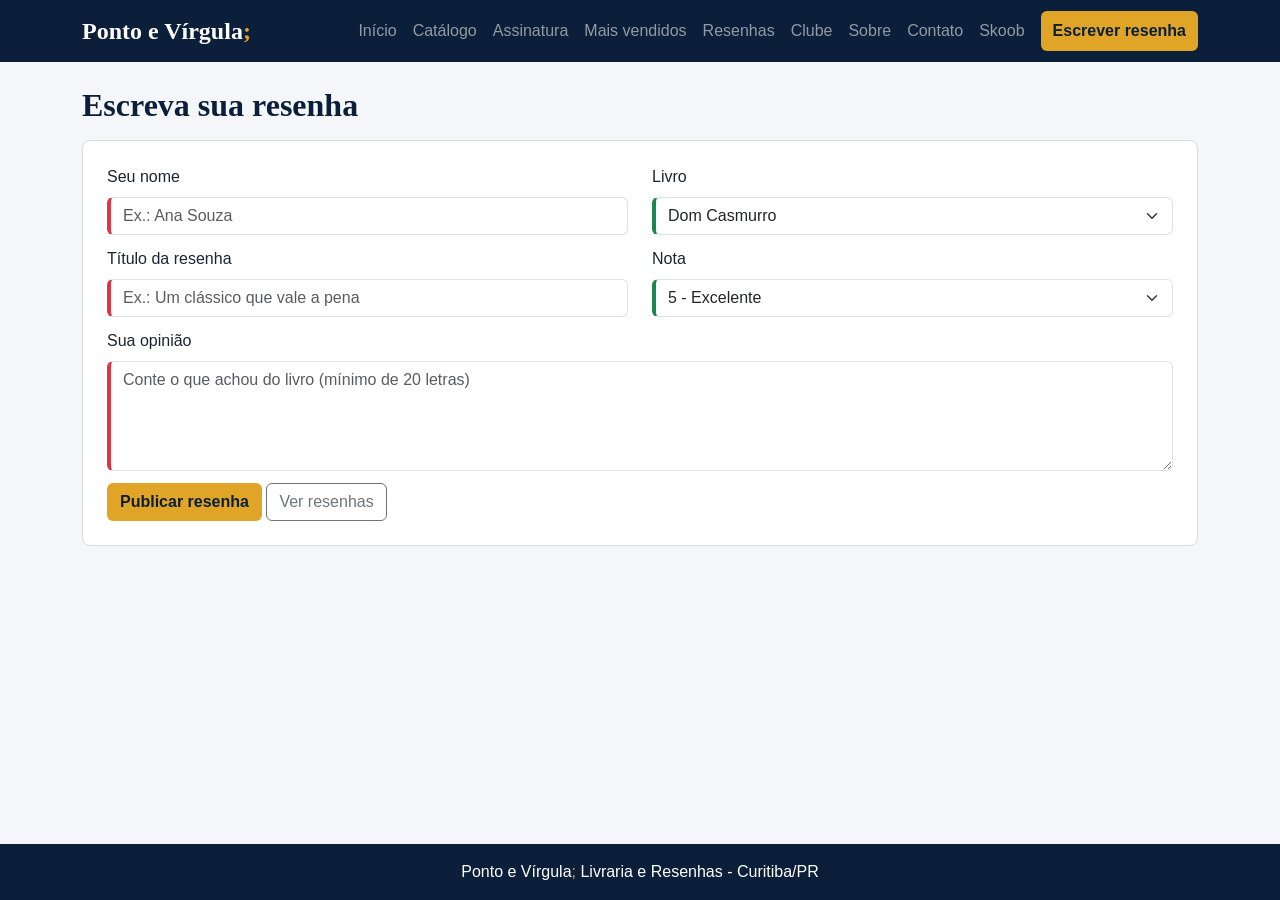
<file: nova-resenha.html>
<!DOCTYPE html>
<html lang="pt-BR">
<head>
    <meta charset="UTF-8">
    <meta name="viewport" content="width=device-width, initial-scale=1.0">
    <title>Nova resenha - Ponto e Vírgula</title>
    <link rel="icon" href="img/favicon.svg" type="image/svg+xml">
    <link rel="stylesheet" href="css/bootstrap.min.css">
    <link rel="stylesheet" href="css/style.css">
</head>
<body>
    <header>
        <nav class="navbar navbar-expand-xl navbar-dark">
            <div class="container">
                <a class="navbar-brand" href="index.html">Ponto e Vírgula<span class="destaque">;</span></a>
                <button class="navbar-toggler" type="button" data-bs-toggle="collapse" data-bs-target="#menu">
                    <span class="navbar-toggler-icon"></span>
                </button>
                <div class="collapse navbar-collapse" id="menu">
                    <ul class="navbar-nav ms-auto">
                        <li class="nav-item"><a class="nav-link" href="index.html">Início</a></li>
                        <li class="nav-item"><a class="nav-link" href="catalogo.html">Catálogo</a></li>
                        <li class="nav-item"><a class="nav-link" href="assinatura.html">Assinatura</a></li>
                        <li class="nav-item"><a class="nav-link" href="mais-vendidos.html">Mais vendidos</a></li>
                        <li class="nav-item"><a class="nav-link" href="resenhas.html">Resenhas</a></li>
                        <li class="nav-item"><a class="nav-link" href="clube.html">Clube</a></li>
                        <li class="nav-item"><a class="nav-link" href="sobre.html">Sobre</a></li>
                        <li class="nav-item"><a class="nav-link" href="contato.html">Contato</a></li>
                        <li class="nav-item"><a class="nav-link" href="https://www.skoob.com.br" target="_blank">Skoob</a></li>
                        <li class="nav-item"><a class="nav-link botao-menu ativo-botao" href="nova-resenha.html">Escrever resenha</a></li>
                    </ul>
                </div>
            </div>
        </nav>
    </header>

    <main>
        <section class="container formulario">
            <h2>Escreva sua resenha</h2>
            <form id="formResenha" onsubmit="return salvarResenha()">
                <div class="row">
                    <div class="col-md-6">
                        <label for="nome" class="form-label">Seu nome</label>
                        <input type="text" id="nome" class="form-control" placeholder="Ex.: Ana Souza" required minlength="3">
                    </div>
                    <div class="col-md-6">
                        <label for="livro" class="form-label">Livro</label>
                        <select id="livro" class="form-select" required></select>
                    </div>
                    <div class="col-md-6">
                        <label for="titulo" class="form-label">Título da resenha</label>
                        <input type="text" id="titulo" class="form-control" placeholder="Ex.: Um clássico que vale a pena" required minlength="5">
                    </div>
                    <div class="col-md-6">
                        <label for="nota" class="form-label">Nota</label>
                        <select id="nota" class="form-select" required>
                            <option value="5">5 - Excelente</option>
                            <option value="4">4 - Muito bom</option>
                            <option value="3">3 - Bom</option>
                            <option value="2">2 - Regular</option>
                            <option value="1">1 - Ruim</option>
                        </select>
                    </div>
                    <div class="col-12">
                        <label for="texto" class="form-label">Sua opinião</label>
                        <textarea id="texto" class="form-control" rows="4" placeholder="Conte o que achou do livro (mínimo de 20 letras)" required minlength="20"></textarea>
                    </div>
                </div>
                <button type="submit" class="btn btn-destaque">Publicar resenha</button>
                <a href="resenhas.html" class="btn btn-outline-secondary">Ver resenhas</a>
            </form>
            <div id="aviso" class="alert alert-success oculta"></div>
        </section>
    </main>

    <footer>
        <div class="container">
            <p>Ponto e Vírgula<span class="destaque">;</span> Livraria e Resenhas - Curitiba/PR</p>
        </div>
    </footer>

    <script src="js/bootstrap.bundle.min.js"></script>
    <script src="js/livros.js"></script>
    <script src="js/nova-resenha.js"></script>
</body>
</html>
</file>
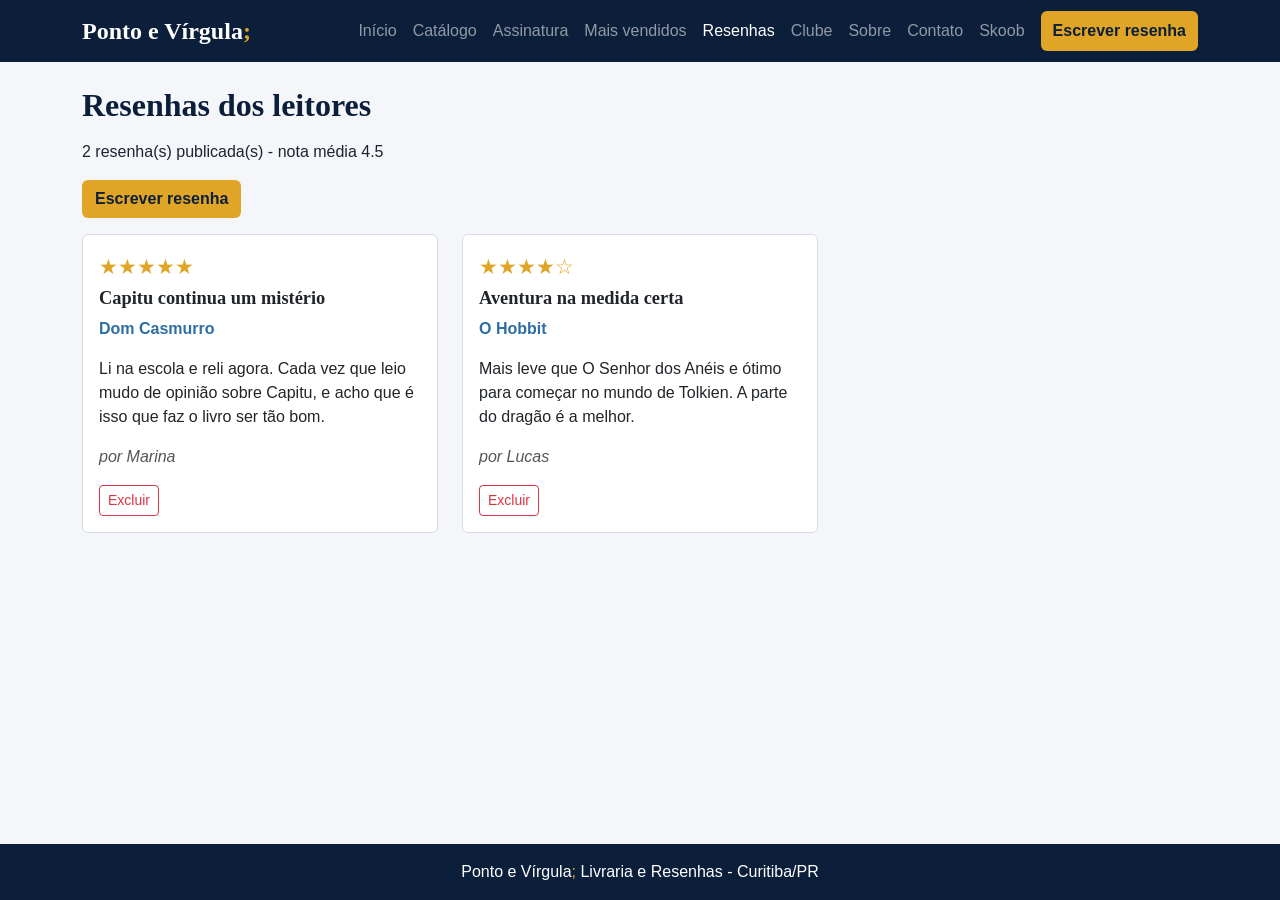
<file: resenhas.html>
<!DOCTYPE html>
<html lang="pt-BR">
<head>
    <meta charset="UTF-8">
    <meta name="viewport" content="width=device-width, initial-scale=1.0">
    <title>Resenhas - Ponto e Vírgula</title>
    <link rel="icon" href="img/favicon.svg" type="image/svg+xml">
    <link rel="stylesheet" href="css/bootstrap.min.css">
    <link rel="stylesheet" href="css/style.css">
</head>
<body>
    <header>
        <nav class="navbar navbar-expand-xl navbar-dark">
            <div class="container">
                <a class="navbar-brand" href="index.html">Ponto e Vírgula<span class="destaque">;</span></a>
                <button class="navbar-toggler" type="button" data-bs-toggle="collapse" data-bs-target="#menu">
                    <span class="navbar-toggler-icon"></span>
                </button>
                <div class="collapse navbar-collapse" id="menu">
                    <ul class="navbar-nav ms-auto">
                        <li class="nav-item"><a class="nav-link" href="index.html">Início</a></li>
                        <li class="nav-item"><a class="nav-link" href="catalogo.html">Catálogo</a></li>
                        <li class="nav-item"><a class="nav-link" href="assinatura.html">Assinatura</a></li>
                        <li class="nav-item"><a class="nav-link" href="mais-vendidos.html">Mais vendidos</a></li>
                        <li class="nav-item"><a class="nav-link active" href="resenhas.html">Resenhas</a></li>
                        <li class="nav-item"><a class="nav-link" href="clube.html">Clube</a></li>
                        <li class="nav-item"><a class="nav-link" href="sobre.html">Sobre</a></li>
                        <li class="nav-item"><a class="nav-link" href="contato.html">Contato</a></li>
                        <li class="nav-item"><a class="nav-link" href="https://www.skoob.com.br" target="_blank">Skoob</a></li>
                        <li class="nav-item"><a class="nav-link botao-menu" href="nova-resenha.html">Escrever resenha</a></li>
                    </ul>
                </div>
            </div>
        </nav>
    </header>

    <main>
        <section class="container">
            <h2>Resenhas dos leitores</h2>
            <p id="resumo"></p>
            <a href="nova-resenha.html" class="btn btn-destaque">Escrever resenha</a>
            <div id="listaResenhas" class="row"></div>
        </section>
    </main>

    <footer>
        <div class="container">
            <p>Ponto e Vírgula<span class="destaque">;</span> Livraria e Resenhas - Curitiba/PR</p>
        </div>
    </footer>

    <script src="js/bootstrap.bundle.min.js"></script>
    <script src="js/livros.js"></script>
    <script src="js/resenhas.js"></script>
</body>
</html>
</file>
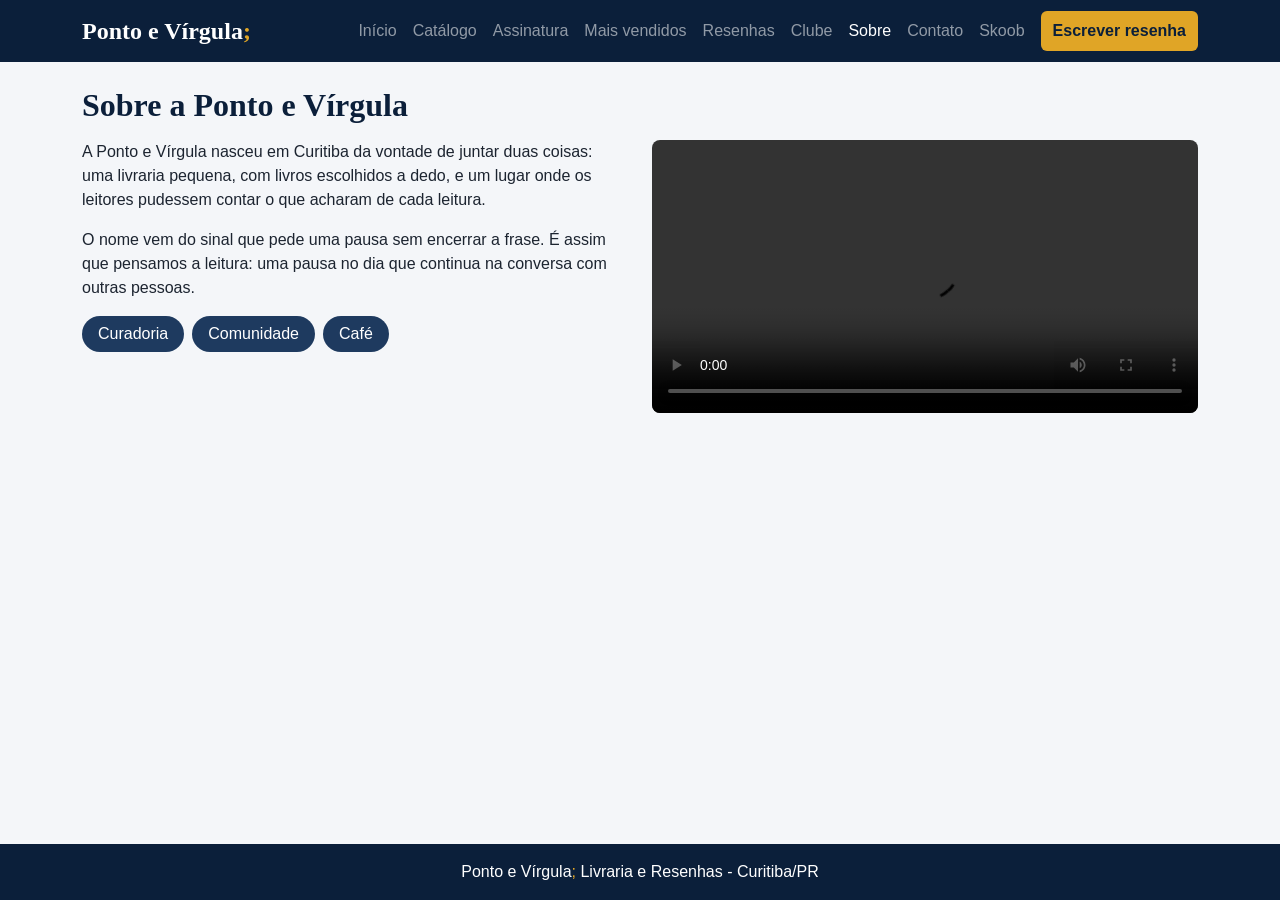
<file: sobre.html>
<!DOCTYPE html>
<html lang="pt-BR">
<head>
    <meta charset="UTF-8">
    <meta name="viewport" content="width=device-width, initial-scale=1.0">
    <title>Sobre - Ponto e Vírgula</title>
    <link rel="icon" href="img/favicon.svg" type="image/svg+xml">
    <link rel="stylesheet" href="css/bootstrap.min.css">
    <link rel="stylesheet" href="css/style.css">
    <style>
        .valores {
            display: flex;
            flex-wrap: wrap;
            padding: 0;
            list-style: none;
        }

        .valores li {
            background-color: #1E3A5F;
            color: #FFFFFF;
            padding: 6px 16px;
            margin: 0 8px 8px 0;
            border-radius: 20px;
        }

        .video-sobre {
            width: 100%;
            border-radius: 8px;
        }
    </style>
</head>
<body>
    <header>
        <nav class="navbar navbar-expand-xl navbar-dark">
            <div class="container">
                <a class="navbar-brand" href="index.html">Ponto e Vírgula<span class="destaque">;</span></a>
                <button class="navbar-toggler" type="button" data-bs-toggle="collapse" data-bs-target="#menu">
                    <span class="navbar-toggler-icon"></span>
                </button>
                <div class="collapse navbar-collapse" id="menu">
                    <ul class="navbar-nav ms-auto">
                        <li class="nav-item"><a class="nav-link" href="index.html">Início</a></li>
                        <li class="nav-item"><a class="nav-link" href="catalogo.html">Catálogo</a></li>
                        <li class="nav-item"><a class="nav-link" href="assinatura.html">Assinatura</a></li>
                        <li class="nav-item"><a class="nav-link" href="mais-vendidos.html">Mais vendidos</a></li>
                        <li class="nav-item"><a class="nav-link" href="resenhas.html">Resenhas</a></li>
                        <li class="nav-item"><a class="nav-link" href="clube.html">Clube</a></li>
                        <li class="nav-item"><a class="nav-link active" href="sobre.html">Sobre</a></li>
                        <li class="nav-item"><a class="nav-link" href="contato.html">Contato</a></li>
                        <li class="nav-item"><a class="nav-link" href="https://www.skoob.com.br" target="_blank">Skoob</a></li>
                        <li class="nav-item"><a class="nav-link botao-menu" href="nova-resenha.html">Escrever resenha</a></li>
                    </ul>
                </div>
            </div>
        </nav>
    </header>

    <main>
        <section class="container">
            <h2>Sobre a Ponto e Vírgula</h2>
            <div class="row">
                <div class="col-md-6">
                    <p>A Ponto e Vírgula nasceu em Curitiba da vontade de juntar duas coisas: uma livraria pequena, com livros escolhidos a dedo, e um lugar onde os leitores pudessem contar o que acharam de cada leitura.</p>
                    <p>O nome vem do sinal que pede uma pausa sem encerrar a frase. É assim que pensamos a leitura: uma pausa no dia que continua na conversa com outras pessoas.</p>
                    <ul class="valores">
                        <li>Curadoria</li>
                        <li>Comunidade</li>
                        <li>Café</li>
                    </ul>
                </div>
                <div class="col-md-6">
                    <video controls src="video/institucional.mp4" class="video-sobre"></video>
                </div>
            </div>
        </section>
    </main>

    <footer>
        <div class="container">
            <p>Ponto e Vírgula<span class="destaque">;</span> Livraria e Resenhas - Curitiba/PR</p>
        </div>
    </footer>

    <script src="js/bootstrap.bundle.min.js"></script>
</body>
</html>
</file>
<file: css/style.css>
body {
    display: flex;
    flex-direction: column;
    min-height: 100vh;
    background-color: #F4F6F9;
    color: #1C2430;
    font-family: Arial, Helvetica, sans-serif;
}

main {
    flex: 1;
}

h1,
h2,
h3,
.navbar-brand {
    font-family: Georgia, "Times New Roman", serif;
    font-weight: bold;
}

h2 {
    margin: 24px 0 16px;
    color: #0B1F3A;
}

a {
    color: #2F6EA5;
}

.destaque {
    color: #E0A526;
}

.container {
    max-width: 1140px;
}

.navbar {
    background-color: #0B1F3A;
}

.navbar-brand {
    font-size: 1.5rem;
}

.navbar .nav-link:hover {
    color: #E0A526;
}

.navbar .navbar-nav .botao-menu,
.menu .botao-menu {
    background-color: #E0A526;
    color: #0B1F3A;
    font-weight: bold;
    border-radius: 6px;
    padding: 8px 12px;
    margin-left: 8px;
}

.navbar .botao-menu:hover,
.menu .botao-menu:hover,
.navbar .ativo-botao {
    background-color: #2F6EA5;
    color: #FFFFFF;
}

#banner {
    padding: 40px 0;
    color: #FFFFFF;
}

#banner h1 {
    font-size: 2rem;
}

#banner p {
    font-size: 1.1rem;
    margin-bottom: 20px;
}

.btn-destaque {
    background-color: #E0A526;
    color: #0B1F3A;
    font-weight: bold;
}

.btn-destaque:hover {
    background-color: #2F6EA5;
    color: #FFFFFF;
}

.livro {
    margin-bottom: 16px;
    border: 1px solid #D5DBE3;
}

.livro:hover {
    border-color: #E0A526;
}

.livro img {
    height: 180px;
    object-fit: contain;
    background-color: #FFFFFF;
    padding: 8px;
}

.livro h3 {
    font-size: 1.05rem;
    margin-bottom: 4px;
}

.livro .card-text {
    font-size: 0.9rem;
    margin-bottom: 4px;
}

.preco {
    font-weight: bold;
    color: #1E3A5F;
}

footer {
    background-color: #0B1F3A;
    color: #FFFFFF;
    text-align: center;
    padding: 16px 0;
    margin-top: 24px;
}

footer p {
    margin: 0;
}

.oculta {
    display: none;
}

.resumo {
    color: #555555;
}

.tabela-rolagem {
    overflow-x: auto;
}

.tabela {
    width: 100%;
    border-collapse: collapse;
    background-color: #FFFFFF;
}

.tabela th {
    background-color: #1E3A5F;
    color: #FFFFFF;
    padding: 12px;
    text-align: left;
}

.tabela td {
    padding: 12px;
    border-bottom: 1px solid #D5DBE3;
}

.tabela tbody tr:hover {
    background-color: #FDF3DC;
}

.formulario form {
    background-color: #FFFFFF;
    padding: 24px;
    border-radius: 8px;
    border: 1px solid #D5DBE3;
    margin-bottom: 16px;
}

.formulario .row div {
    margin-bottom: 12px;
}

.form-control:hover,
.form-select:hover {
    border-color: #2F6EA5;
}

.form-control:focus,
.form-select:focus {
    border-color: #E0A526;
    box-shadow: none;
    outline: 2px solid #E0A526;
}

.form-control:invalid,
.form-select:invalid {
    border-left: 4px solid #DC3545;
}

.form-control:valid,
.form-select:valid {
    border-left: 4px solid #198754;
}

.resenha {
    margin-top: 16px;
    border: 1px solid #D5DBE3;
}

.resenha h3 {
    font-size: 1.15rem;
}

.estrelas {
    color: #E0A526;
    font-size: 1.3rem;
    margin-bottom: 4px;
}

.livro-resenha {
    color: #2F6EA5;
    font-weight: bold;
}

.autor-resenha {
    font-style: italic;
    color: #555555;
}

.capa-clube {
    width: 100%;
    max-width: 220px;
    margin-bottom: 16px;
}

.encontros {
    border: 1px solid #D5DBE3;
}

.encontros h3 {
    font-size: 1.2rem;
}

audio {
    width: 100%;
}

.alert {
    margin-top: 12px;
}

.numero-card {
    display: flex;
    flex-direction: column;
    height: 100%;
    background-color: #FFFFFF;
    border: 1px solid #D5DBE3;
    border-left: 4px solid #E0A526;
    border-radius: 8px;
    padding: 10px 14px;
}

.numero-card .numero {
    font-family: Georgia, "Times New Roman", serif;
    font-size: 1.6rem;
    font-weight: bold;
    color: #0B1F3A;
}

.numero-card .numero-texto {
    font-family: Georgia, "Times New Roman", serif;
    font-size: 1.05rem;
    font-weight: bold;
    color: #0B1F3A;
}

.numero-card .legenda {
    font-size: 0.85rem;
    color: #555555;
}

.tabela-ranking td {
    padding: 8px 12px;
    vertical-align: middle;
}

.posicao {
    font-size: 1.1rem;
    white-space: nowrap;
}

.palavra-destaque {
    color: #E0A526;
    font-weight: bold;
}

.numeros-banner {
    display: flex;
    gap: 32px;
    margin-top: 24px;
}

.numeros-banner div {
    display: flex;
    flex-direction: column;
}

.numeros-banner strong {
    font-family: Georgia, "Times New Roman", serif;
    font-size: 1.8rem;
    color: #FFFFFF;
}

.numeros-banner span {
    font-size: 0.85rem;
    color: rgba(255, 255, 255, 0.7);
}

.sorteio {
    padding: 20px;
    border: 1px solid rgba(255, 255, 255, 0.2);
    border-radius: 12px;
    background-color: rgba(255, 255, 255, 0.08);
}

.sorteio h2 {
    margin: 0 0 12px;
    color: #FFFFFF;
    font-size: 1.3rem;
}

.sorteio img {
    width: 90px;
    height: 135px;
    object-fit: cover;
    border-radius: 4px;
    box-shadow: 0 6px 16px rgba(0, 0, 0, 0.4);
}

.titulo-sorteio {
    margin-bottom: 4px;
    font-family: Georgia, "Times New Roman", serif;
    font-size: 1.2rem;
    font-weight: bold;
}

.texto-sorteio {
    margin-bottom: 0;
    font-size: 0.9rem;
    color: rgba(255, 255, 255, 0.75);
}

.chamada {
    display: flex;
    flex-direction: row;
    align-items: center;
    gap: 12px;
    height: 100%;
    padding: 12px;
    border: 1px solid #D5DBE3;
    color: #1C2430;
    text-decoration: none;
}

.chamada:hover {
    border-color: #E0A526;
    color: #1C2430;
}

.chamada img {
    width: 64px;
    height: 80px;
    object-fit: contain;
}

.chamada h3 {
    margin-bottom: 2px;
    font-size: 1.05rem;
    color: #0B1F3A;
}

.chamada p {
    margin: 0;
    font-size: 0.85rem;
    color: #555555;
}

.faixa-assinatura {
    padding: 20px 0;
    background: linear-gradient(135deg, #0B1F3A, #1E3A5F);
    color: #FFFFFF;
}

.faixa-assinatura h2 {
    margin: 0 0 4px;
    color: #FFFFFF;
}

.titulo-secao {
    margin: 20px 0 12px;
    font-size: 1.25rem;
    color: #0B1F3A;
}

.passo {
    height: 100%;
    padding: 14px;
    border: 1px solid #D5DBE3;
    border-radius: 8px;
    background-color: #FFFFFF;
}

.passo h4 {
    margin: 6px 0 4px;
    font-size: 1rem;
    font-weight: bold;
}

.passo p {
    margin: 0;
    font-size: 0.88rem;
    color: #555555;
}

.numero-passo {
    display: inline-flex;
    justify-content: center;
    align-items: center;
    width: 28px;
    height: 28px;
    border-radius: 50%;
    background-color: #E0A526;
    color: #0B1F3A;
    font-weight: bold;
}

.conteudo-caixa {
    height: 100%;
    border: 1px solid #D5DBE3;
    text-align: center;
    transition: transform 0.2s;
}

.conteudo-caixa:hover {
    transform: translateY(-4px);
}

.conteudo-caixa img {
    padding: 8px 8px 0;
}

.conteudo-caixa .card-body {
    padding: 8px;
    font-size: 0.85rem;
}

.montar {
    margin-top: 20px;
    border: 1px solid #D5DBE3;
    border-top: 4px solid #E0A526;
}

.resumo-preco {
    padding: 12px;
    border-radius: 8px;
    background-color: #F4F6F9;
    text-align: center;
}

.preco-mes {
    display: inline-block;
    font-family: Georgia, "Times New Roman", serif;
    font-size: 2rem;
    font-weight: bold;
    color: #0B1F3A;
}

.tabela-ranking .preco {
    white-space: nowrap;
}
</file>
<file: css/puro.css>
body {
    margin: 0;
    line-height: 1.5;
}

h1,
h2,
h3 {
    line-height: 1.2;
}

h2 {
    font-size: 2rem;
}

p {
    margin: 0 0 16px;
}

.conteudo {
    max-width: 1140px;
    margin: 0 auto;
    padding: 0 12px;
    box-sizing: border-box;
    width: 100%;
}

.topo {
    background-color: #0B1F3A;
    padding: 8px 0;
}

.barra {
    display: flex;
    flex-wrap: wrap;
    justify-content: space-between;
    align-items: center;
}

.marca {
    font-family: Georgia, "Times New Roman", serif;
    font-weight: bold;
    font-size: 1.5rem;
    padding: 5px 0;
    margin-right: 16px;
    color: #FFFFFF;
    text-decoration: none;
}

.menu {
    display: flex;
    flex-wrap: wrap;
    list-style: none;
    margin: 0;
    padding: 0;
}

.menu a {
    display: block;
    padding: 8px;
    color: rgba(255, 255, 255, 0.55);
    text-decoration: none;
}

.menu a:hover {
    color: #E0A526;
}

.menu .ativo {
    color: #FFFFFF;
}

.botao {
    font-family: Arial, Helvetica, sans-serif;
    font-size: 1rem;
    padding: 8px 16px;
    margin: 0 8px 8px 0;
    border: 2px solid #1E3A5F;
    border-radius: 20px;
    background-color: #FFFFFF;
    color: #1E3A5F;
    cursor: pointer;
    text-decoration: none;
    display: inline-block;
}

.botao:hover {
    background-color: #2F6EA5;
    border-color: #2F6EA5;
    color: #FFFFFF;
}

.grade {
    display: grid;
    grid-template-columns: repeat(auto-fill, minmax(150px, 1fr));
    gap: 16px;
}

.item {
    background-color: #FFFFFF;
    border: 1px solid #D5DBE3;
    border-radius: 6px;
    padding: 10px;
    text-align: center;
    text-decoration: none;
    color: #1C2430;
}

.item img {
    height: 150px;
}

.item h3 {
    font-size: 0.95rem;
    margin: 8px 0 4px;
}

.item p {
    font-size: 0.85rem;
    margin: 0;
}

.detalhe {
    display: flex;
    flex-wrap: wrap;
    align-items: flex-start;
    margin-top: 24px;
}

.detalhe img {
    width: 260px;
    margin: 0 32px 16px 0;
    border: 1px solid #D5DBE3;
}

.info {
    flex: 1;
    min-width: 260px;
}

.info h2 {
    margin: 0 0 4px;
}

.etiqueta {
    display: inline-block;
    background-color: #E0A526;
    color: #0B1F3A;
    font-weight: bold;
    padding: 2px 12px;
    border-radius: 12px;
    margin: 0;
}

.autor {
    font-size: 1.2rem;
    color: #2F6EA5;
}

.ficha {
    color: #555555;
}

.preco-grande {
    font-size: 1.8rem;
    font-weight: bold;
    color: #1E3A5F;
}

.botao {
    background-color: #E0A526;
    border-color: #E0A526;
    color: #0B1F3A;
    font-weight: bold;
}

.botao-contorno {
    background-color: #FFFFFF;
    border-color: #1E3A5F;
    color: #1E3A5F;
}

.topo-catalogo {
    margin: 24px 0 12px;
}

.item {
    display: flex;
    flex-direction: column;
}

.item:hover {
    border-color: #E0A526;
}

.item img {
    max-width: 100%;
    object-fit: contain;
}

.item .preco {
    margin: 4px 0 8px;
}
</file>
